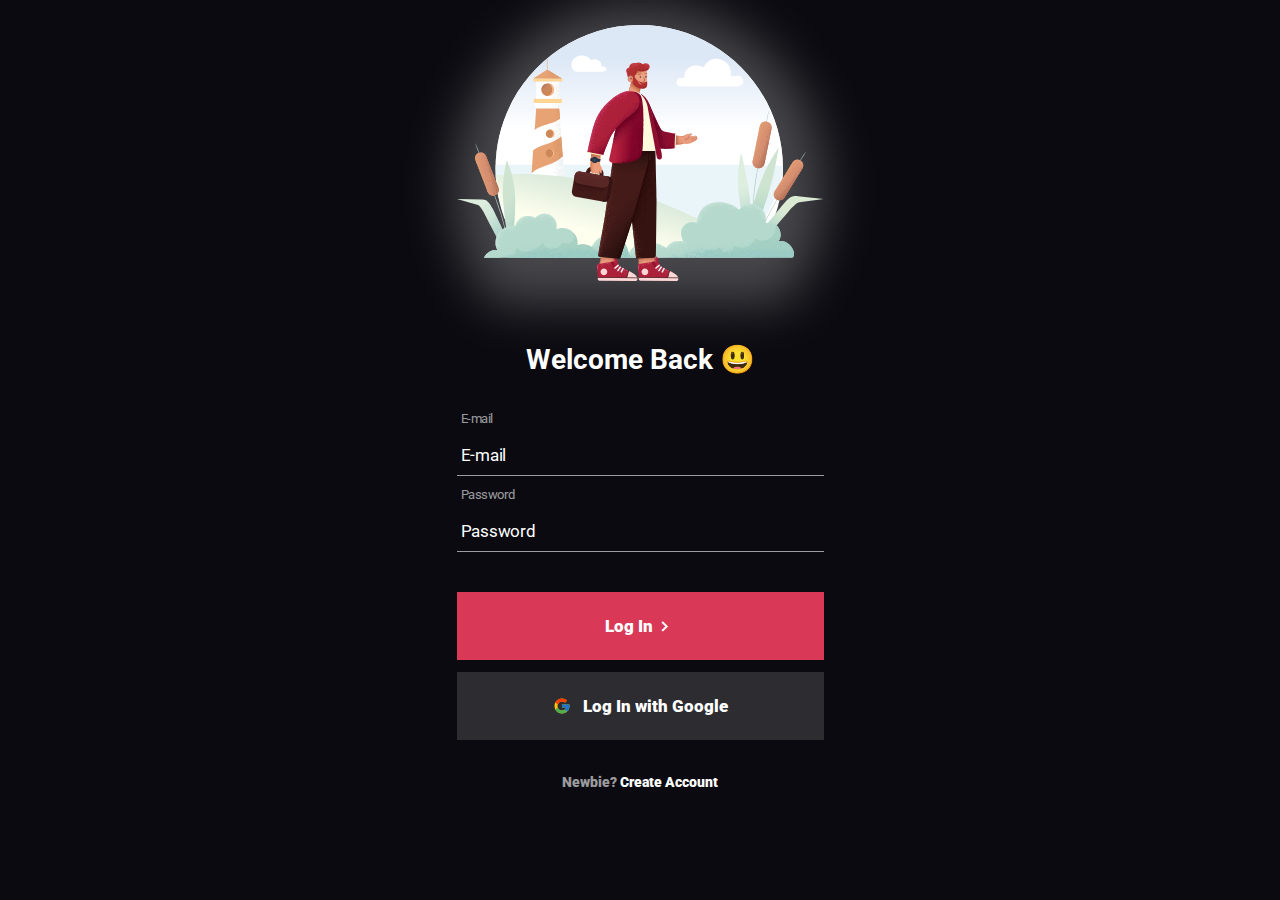
<file: index.html>
<!DOCTYPE html>
<html lang="en">

<head>
    <meta charset="UTF-8">
    <meta name="viewport" content="width=device-width, initial-scale=1.0">
    <link rel="preconnect" href="https://fonts.googleapis.com">
    <link rel="preconnect" href="https://fonts.gstatic.com" crossorigin>
    <link href="https://fonts.googleapis.com/css2?family=Roboto:wght@400;700;900&display=swap" rel="stylesheet">
    <link href='https://unpkg.com/boxicons@2.1.4/css/boxicons.min.css' rel='stylesheet'>
    <link rel="stylesheet" href="styles.css">
    <title>Landing page</title>
</head>

<body>
    <main>
        
        <img src="./assets/Vector.svg" class="blur-img"/>
        <img src="./assets/homem com maleta.svg" alt="Homem com maleta" />

        <h1>Welcome Back 😃</h1>

        <div class="conteiner-imputs">
            <label>E-mail</label>
            <input placeholder="E-mail" type="email" />

            <label>Password</label>
            <input placeholder="Password" type="password" />
        </div>

        <button class="btn-login">Log In <i class='bx bx-chevron-right'></i></button>
        <button class="btn-google"><img src="./assets/google icon.svg" />Log In with Google</button>

        <div class="conteiner-link">
            <a href="./signup.html">Newbie? <span>Create Account</span></a>
        </div>
    </main>
</body>

</html>
</file>
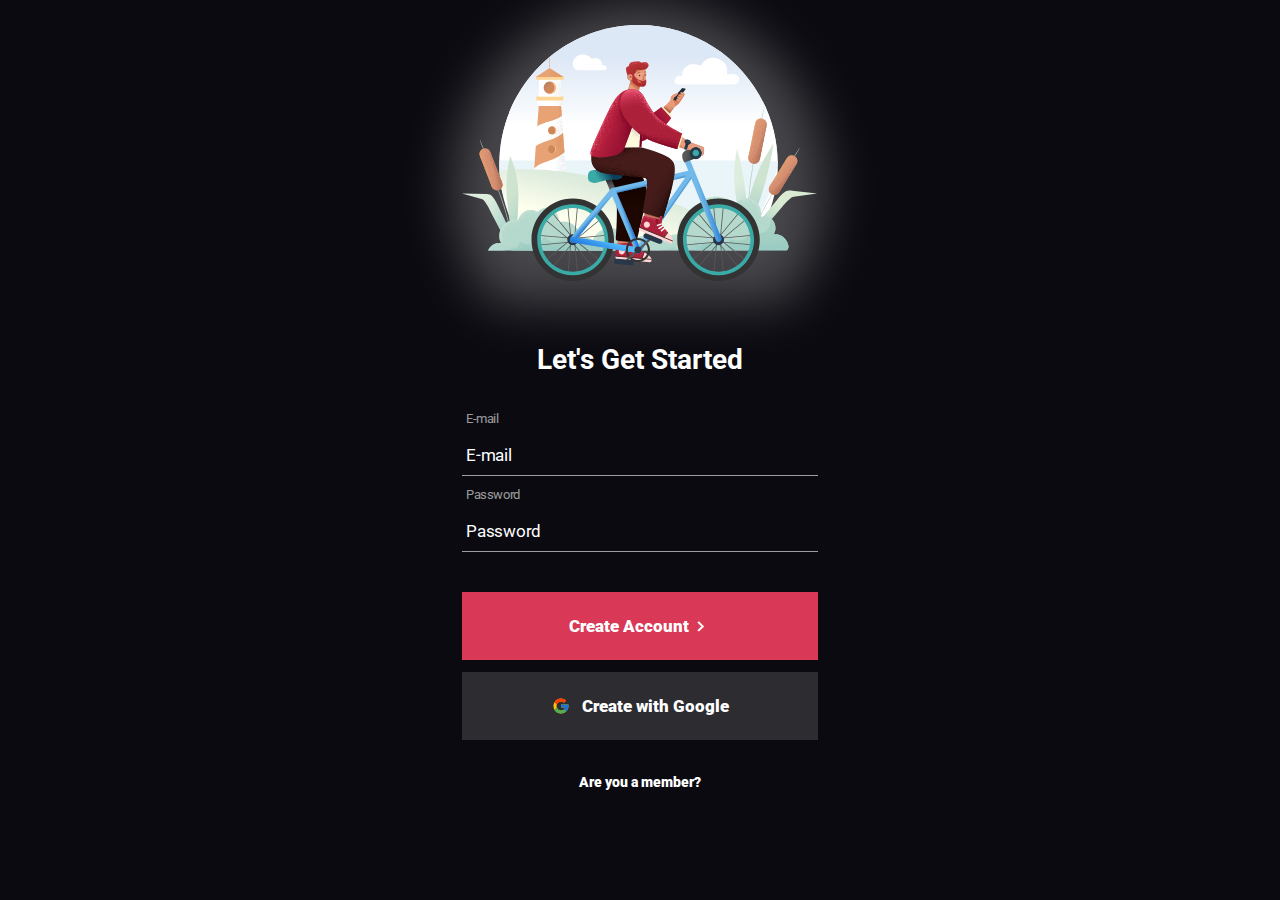
<file: signup.html>
<!DOCTYPE html>
<html lang="en">

<head>
    <meta charset="UTF-8">
    <meta name="viewport" content="width=device-width, initial-scale=1.0">
    <link rel="preconnect" href="https://fonts.googleapis.com">
    <link rel="preconnect" href="https://fonts.gstatic.com" crossorigin>
    <link href="https://fonts.googleapis.com/css2?family=Roboto:wght@400;700;900&display=swap" rel="stylesheet">
    <link href='https://unpkg.com/boxicons@2.1.4/css/boxicons.min.css' rel='stylesheet'>
    <link rel="stylesheet" href="styles.css">
    <title>Landing page</title>
</head>

<body>
    <main>
        
        <img src="./assets/Vector.svg" class="blur-img"/>
        <img src="./assets/homem bicicleta.svg" alt="Homem na bicicleta" />

        <h1>Let's Get Started</h1>

        <div class="conteiner-imputs">
            <label>E-mail</label>
            <input placeholder="E-mail" type="email" />

            <label>Password</label>
            <input placeholder="Password" type="password" />
        </div>

        <button class="btn-login">Create Account <i class='bx bx-chevron-right'></i></button>
        <button class="btn-google"><img src="./assets/google icon.svg" />Create with Google</button>

        <div class="conteiner-link">
            <a href="./index.html"> <span>Are you a member?</span></a>
        </div>
    </main>
</body>

</html>
</file>
<file: styles.css>
* {
    margin: 0;
    padding: 0;
    box-sizing: border-box;
    font-family: 'Roboto', sans-serif;
}

body {
    display: flex;
    justify-content: center;
    background-color: #0A0A10;
}

main {
    display: flex;
    flex-direction: column;
    padding: 25px 0px;
    max-width: 414px;
    min-height: 100vh;
    gap: 12px;
    align-items: center;
}

.blur-img {
    display: flex;
    width: 600px;
    height: 400px;
    position: absolute;
    z-index: -1;
    align-self: center;
    margin-top: -70px;
}


h1 {
    color: #fff;
    text-align: center;
    font-size: 28px;
    font-weight: 700;
    line-height: 33px;
    margin-top: 50px;
}

.conteiner-imputs {
    margin-top: 20px;
    display: flex;
    flex-direction: column;
    width: 100%;
}

label {
    color: rgba(255, 255, 255, 0.60);
    font-size: 13px;
    font-weight: 400;
    line-height: 22px;
    letter-spacing: -0.408px;
    margin-bottom: 4px;
    margin-left: 4px;
}

input {
    width: 100%;
    height: 42px;
    margin-bottom: 8px;
    background: transparent;
    outline: none;
    border: none;
    border-bottom: 1px solid rgba(255, 255, 255, 0.60);
    font-size: 17px;
    font-weight: 400;
    line-height: 20px;
    letter-spacing: -0.24px;
    color: #ffffff;
    padding-left: 4px;
}

input::placeholder {
    font-weight: 400;
    font-size: 17px;
    line-height: 20px;
    letter-spacing: -0.24px;
    color: #ffffff;
}

.btn-login {
    margin-top: 20px;
    display: flex;
    align-items: center;
    justify-content: center;
    width: 100%;
    height: 68px;
    background: #D93856;
    color: #FFF;
    font-size: 17px;
    font-weight: 900;
    line-height: 2px;
    border: none;
    transition: 0.3s ease;
}

.btn-login:hover {
    opacity: 0.8;
    cursor: pointer;
}

.btn-login:active {
    opacity: 0.6;
}

i {
    font-size: 22px;
    font-weight: 900;
    line-height: 2px;
}

.btn-google {
    display: flex;
    align-items: center;
    justify-content: center;
    width: 100%;
    height: 68px;
    justify-content: center;
    align-items: center;
    color: #FFF;
    font-size: 17px;
    font-weight: 900;
    line-height: 2px;
    border: none;
    transition: 0.3s ease;
    background: rgba(255, 255, 255, 0.14);
    gap: 12px;
}

.btn-google:hover {
    opacity: 0.8;
    cursor: pointer;
}

.btn-google:active {
    opacity: 0.6;
}

.conteiner-link {
    margin-top: 20px;
    position: relative;
}

a {
    color: rgba(255, 255, 255, 0.60);
    font-size: 14px;
    font-weight: 900;
    line-height: 16px;
    text-decoration: none;
}

a::after {
    content:"";
    width: 0;
    height: 2px;
    position: absolute;
    background-color: #d93856;
    bottom: -3px;
    left: 0;
    transition: 0.3s ease;
}

a:hover::after {
    content:"";
    width: 100%;
    height: 2px;
    position: absolute;
    background-color: #d93856;
    bottom: -3px;
    left: 0;
}

span {
    color: #FFF;
}
</file>
